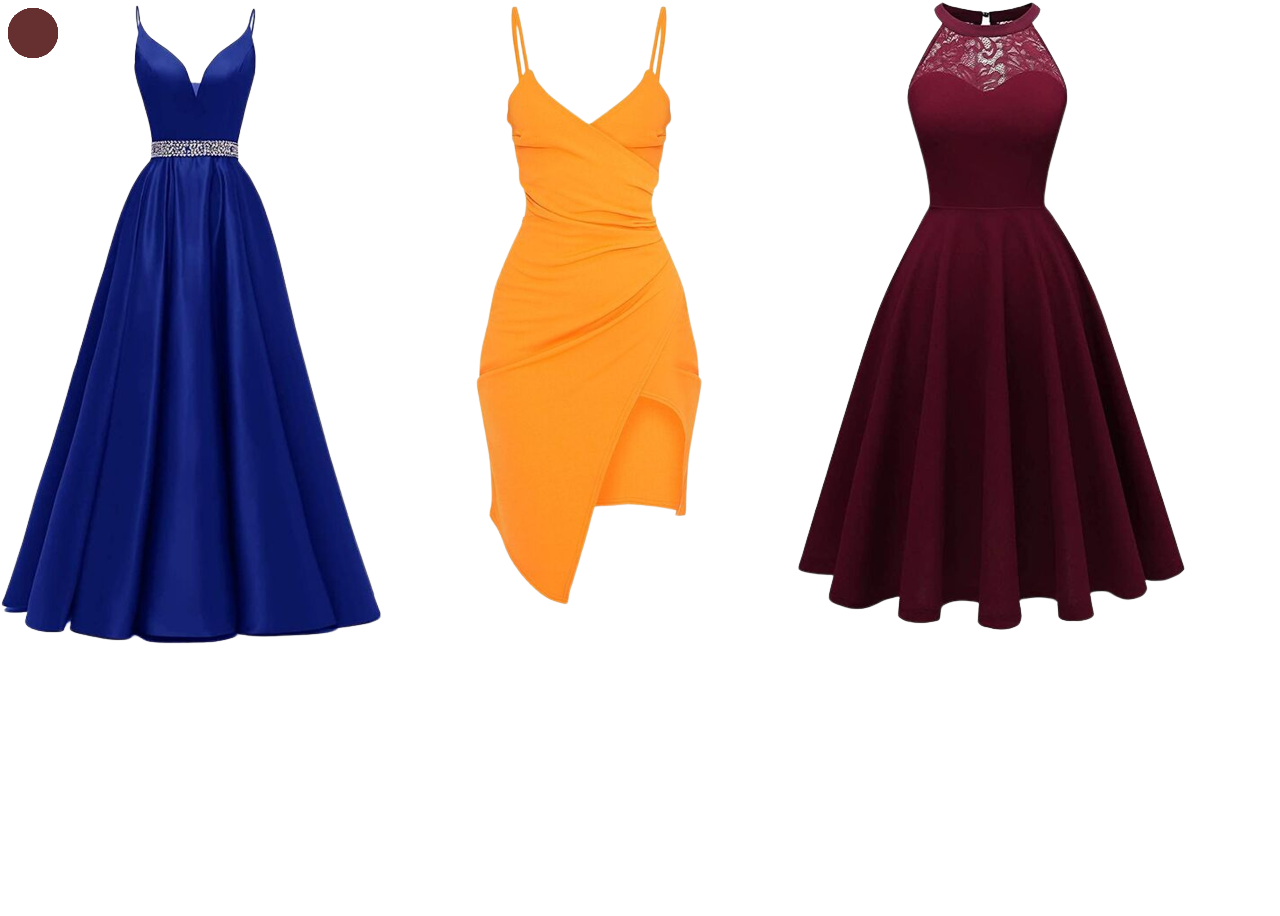
<file: index.html>
<!DOCTYPE html>
<html lang="en">
<head>
    <meta charset="UTF-8">
    <meta http-equiv="X-UA-Compatible" content="IE=edge">
    <meta name="viewport" content="width=device-width, initial-scale=1.0">
    <title>Document</title>
    <link rel="stylesheet" href="/style.css">
</head>
<body class="bb">
  <div class="background">
    

  <div class="img">
  <img class="image" src="/image/dress1-removebg-preview.png" alt="Rotating Image">
  <img class="image"src="/image/dress2-removebg-preview.png" alt="">
  <img class="image"src="/image/dress3-removebg-preview.png" alt="">
  
</div>
</div>


<div id="balloon-container">
  <div class="balloon"></div>
  <div class="balloon"></div>
  <div class="balloon"></div>
  <div class="balloon"></div>
  <div class="balloon"></div>
  <div class="balloon"></div>
  <!-- Add more balloon elements as needed -->
</div>



    <script src="/script.js"></script>
</body>
</html>
</file>
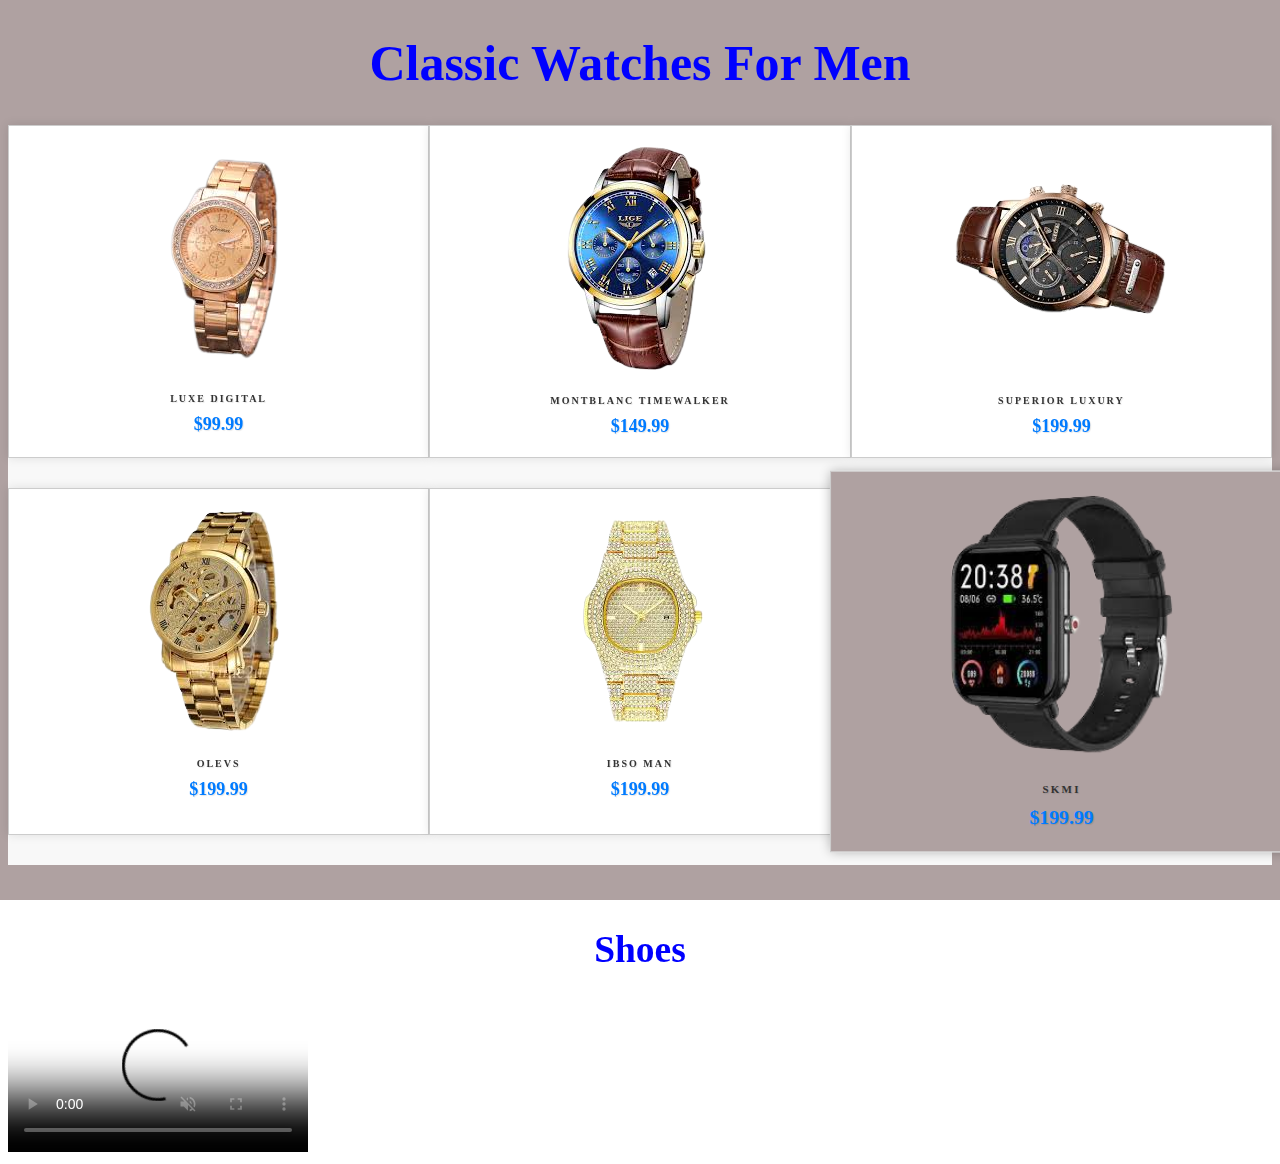
<file: dress.html>
<!DOCTYPE html>
<html lang="en">
<head>
    <meta charset="UTF-8">
    <meta http-equiv="X-UA-Compatible" content="IE=edge">
    <meta name="viewport" content="width=device-width, initial-scale=1.0">
    <title>Document</title>
    <link rel="stylesheet" href="/dress.css">
</head>
<body>


    <div class="watchtext">
        <h1>Classic Watches For Men</h1>
    </div>
    <div class="product-section">

  <div class="watch">
    <img src="/image/w1.png" class="rotating-watch">
    <h3>Luxe Digital</h3>
    <p>$99.99</p>
    <div id="led-container"></div>

  </div>
  <div class="watch">
    <img src="/image/w2.png" class="rotating-watch">
    <h3>MontBlanc Timewalker</h3>
    <p>$149.99</p>
    <div id="led-container"></div>

  </div>
  <div class="watch">
    <img src="/image/w3.png" class="rotating-watch">
    <h3>Superior Luxury</h3>
    <p>$199.99</p>
    <div id="led-container"></div>

  </div>
  <div class="watch">
    <img src="/image/w4.png" class="rotating-watch">
    <h3>OLEVS</h3>
    <p>$199.99</p>
    <div id="led-container"></div>

  </div>
  <div class="watch">
    <img src="/image/w5.png" class="rotating-watch">
    <h3>IBSO Man</h3>
    <p>$199.99</p>
    <div id="led-container"></div>

  </div>
  <div class="watch">
    <img src="/image/w6.png" class="rotating-watch">
    <h3>Skmi</h3>
    <p>$199.99</p>
    <div id="led-container"></div>

  </div>
</div>

<!-- video -->
 <div id="__ZONE__aside" class="watchtext">
      <h2>Shoes</h2> 
</div>
 <video
  src="https://fiverr-res.cloudinary.com/video/upload/t_fiverr_hd/d5ofkmhjhigng6ajrbtb" 
poster="https://fiverr-res.cloudinary.com/videos/so_9.055782,t_main1,q_auto,f_auto/d5ofkmhjhigng6ajrbtb
  /design-3d-shoe-model-shoe-modeling-shoe-animation-and-fashion-animation.png" controls="" controlslist="nodownload" 
 style="transition: all 0s ease 0s;"   id="my-video" src="video.mp4" autoplay loop muted></video>

                                                                                                                                     




       
      <script src="/script.js"></script>
</body>
</html>
</file>
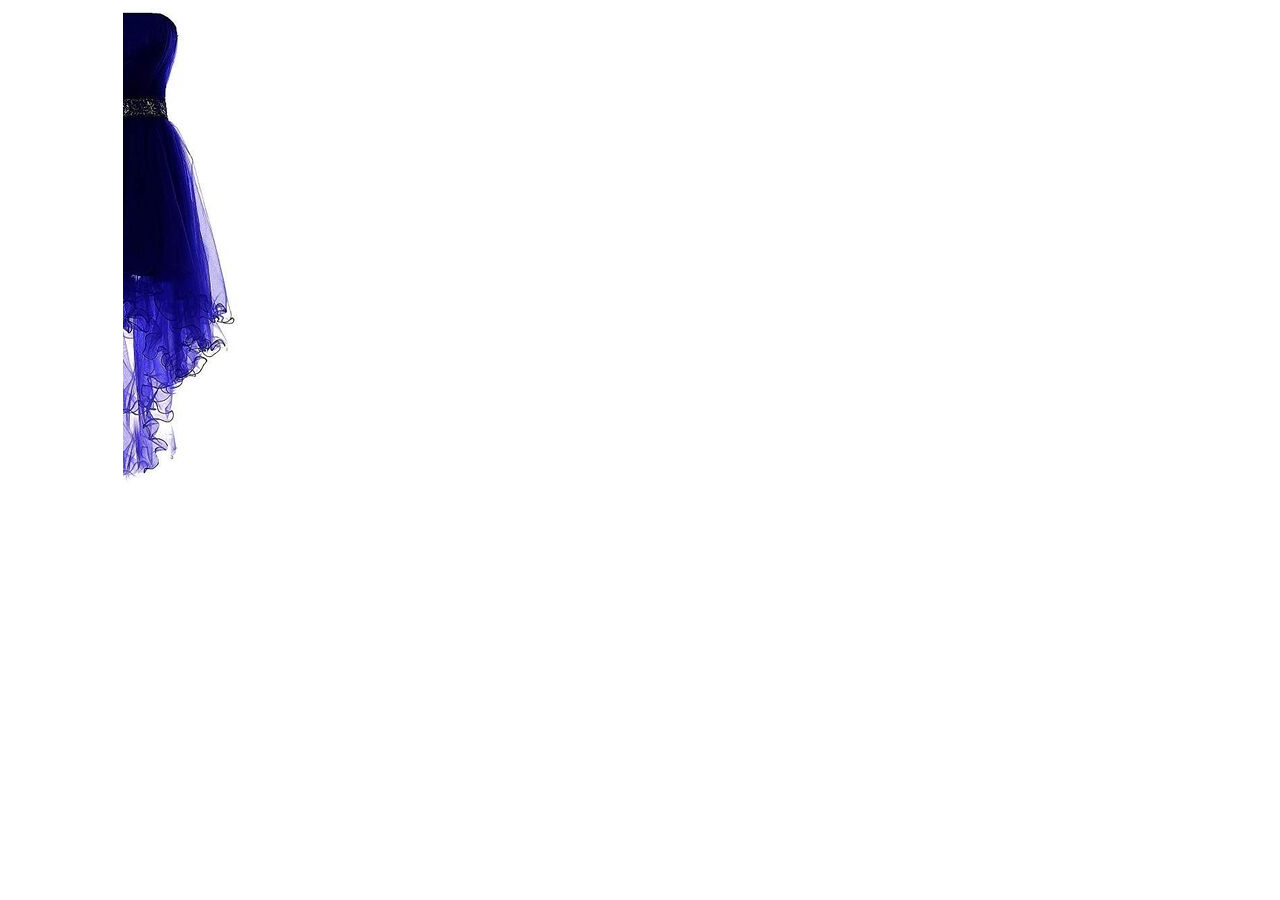
<file: im.html>
<!DOCTYPE html>
<html lang="en">
<head>
    <meta charset="UTF-8">
    <meta http-equiv="X-UA-Compatible" content="IE=edge">
    <meta name="viewport" content="width=device-width, initial-scale=1.0">
    <title>Document</title>
    <link rel="stylesheet" href="/dress.css">
</head>
<body>
    <div class="image-container">
        <img src="/image/dress5.jpg" alt="Image" class="image">
        <div class="split-image">
          <div class="left-half"></div>
          <div class="right-half"></div>
        </div>
      </div>
      
      
</body>
</html>
</file>
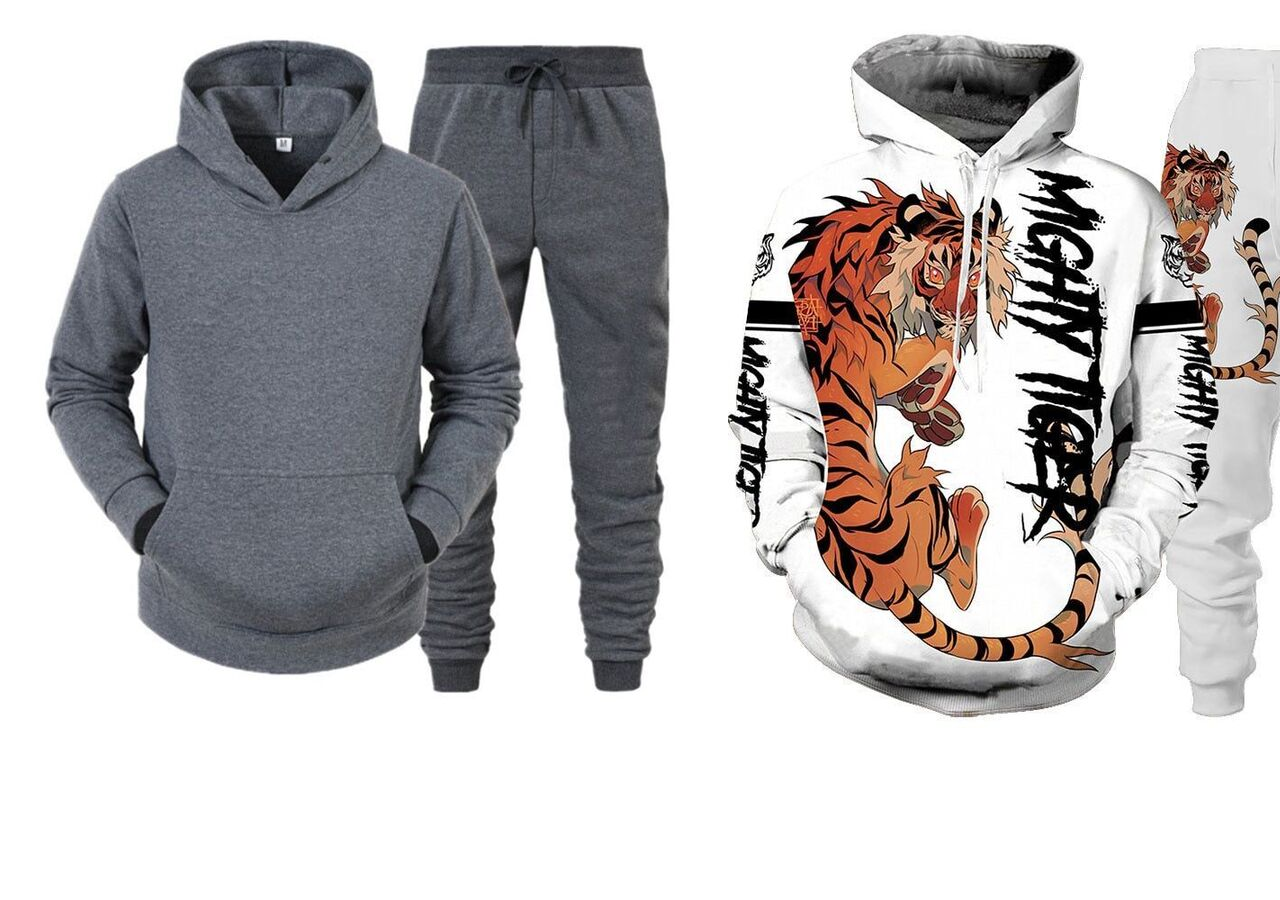
<file: mens.html>
<!DOCTYPE html>
<html lang="en">
<head>
    <meta charset="UTF-8">
    <meta http-equiv="X-UA-Compatible" content="IE=edge">
    <meta name="viewport" content="width=device-width, initial-scale=1.0">
    <title>Document</title>
    <link rel="stylesheet" href="/dress.css">
</head>
<body>
    <div class="image-container">
      
      
    <div class="zoom">
        <img class="image" src="/image/men1.jpg" alt="Image">
        <img  class="image" src="/image/men7.jpg" alt="">

        <img  class="image"src="/image/men4.jpg" alt="">
        <img  class="image"src="/image/men5.jpg" alt="">
        <img  class="image"src="/image/men2.jpg" alt="">
        <img  class="image"src="/image/men3.jpg" alt="">
        
        <img  class="image"src="/image/men6.jpg" alt="">
       
        <img src="/image/men8.jpg" alt="">
      </div>
    </div>
      

      <script src="/script.js"></script>
</body>
</html>
</file>
<file: style.css>
/* .image {
  animation: rotate-animation 4s linear infinite;
}

@keyframes rotate-animation {
  from {
    transform: rotateY(0deg);
  }
  to {
    transform: rotateY(360deg);
  }
} */

.img{
  display: flex;
 
}
.image {
  animation: rotate-animation 2s linear infinite;
  /* background: linear-gradient(90deg, rgba(255, 255, 255, 0.8) 0%, rgba(255, 255, 255, 0.4) 50%, rgba(255, 255, 255, 0.8) 100%); */
  background-size: 100% 100%;
  background-position: 0% 50%;
  transition: background-position 0.5s ease-in-out;
  height: 40%;
}

.image:hover {
  background-position: 100% 50%;
}

@keyframes rotate-animation {
  from {
    transform: rotateY(0deg);
  }
  to {
    transform: rotateY(360deg);
  }
}

.background {
  position: absolute;
  top: 0;
  left: 0;
  width: 100%;
  height: 100%;
  animation: shine-animation 2s ease-in-out infinite;
  background: linear-gradient white
  /* (25deg, rgba(9, 9, 179, 0.6), rgba(80, 46, 6, 0.3), rgba(45, 54, 2, 0.6), rgba(61, 34, 3, 0.3), rgba(10, 59, 16, 0.3), rgba(20, 15, 13, 0.3)); */
  background-size: 400% 400%;
}

@keyframes shine-animation {
  0% {
    background-position: 0% 50%;
  }
  50% {
    background-position: 100% 50%;
  }
  100% {
    background-position: 0% 50%;
  }
}


/* baloon */

#balloon-container {
  position: relative;
  width: 100%;
  height: 100vh;
  /* background-color: #000000; */
}

.balloon {
  position: absolute;
  width: 50px;
  height: 50px;
  background-color: #663030;
  border-radius: 50%;
  animation: balloon-drop 2s linear infinite;
}
@keyframes balloon-drop {
  0% {
    top: -100px;
    opacity: 1;
  }
  100% {
    top: 100%;
    opacity: 1;
    transform: translateX(calc((100vw - 40px) * (random() - 0.5)));
  }
}
</file>
<file: dress.css>
/* .image-container {
    animation: pulse 2s ease-in-out infinite;
    display: flex;
    margin-left: 30%;
    width: 40%;
    height: 30%;
  }
  
  @keyframes pulse {
    0% {
      transform: scale(1);
    }
    50% {
      transform: scale(1.2);
    }
    100% {
      transform: scale(1);
    }
  } */
  .person-container {
    position: relative;
    width: 200px;
    height: 400px;
    overflow: hidden;
  }
  
  .person-image {
    position: absolute;
    top: 0;
    left: 0;
    width: 100%;
    height: 100%;
    animation: walk-cycle 0.8s steps(8) infinite;
  }
  
  @keyframes walk-cycle {
    0% { background-position-x: 0; }
    100% { background-position-x: -1600px; }
  }
  
  
  /* watches */
  .product-section {
    display: flex;
    flex-wrap: wrap;
    justify-content: space-between;
    margin-bottom: 5%;
  }
  .watch {
    width: 30%;
    margin-bottom: 30px;
    border: 1px solid #ccc;
    padding: 20px;
    text-align: center;
    transition: transform 0.3s ease-in-out;
  }
  .watch:hover {
    transform: scale(1.1);
  }
  .rotating-watch {
    animation: rotate 2s linear infinite;
  }
  @keyframes rotate {
    from {
      transform: rotate(0deg);
    }
    to {
      transform: rotate(360deg);
    }
  }
  .product-section {
    background-color: #F8F8F8;
  }
  .watch {
    background-color: #fff;
    box-shadow: 0 0 10px rgba(0, 0, 0, 0.1);
  }
  .watch:hover {
    box-shadow: 0 0 10px rgba(0, 0, 0, 0.3);
  }
  .buy-button {
    background-color: #007BFF;
    color: #fff;
  }
  .buy-button:hover {
    background-color: #0062CC;
  }
  .watch h3 {
    font-size: 10px;
    font-weight: bold;
    text-transform: uppercase;
    letter-spacing: 2px;
    margin-top: 20px;
    margin-bottom: 10px;
    color: #333;
    text-shadow: 1px 1px 1px rgba(0, 0, 0, 0.1);
  }
  .watch p {
    font-size: 18px;
    font-weight: bold;
    color: #007BFF;
    margin: 0;
    text-shadow: 1px 1px 1px rgba(0, 0, 0, 0.1);
  }
  .watchtext{
    text-align: center;
    color: blue;
    font-size: 25px;
  }

  /* led */
  #led-container {
    position: fixed;
    top: 0;
    left: 0;
    width: 100%;
    height: 100%;
    z-index: -1;
    background-color: #afa1a1;
  }
  
  .led {
    position: absolute;
    width: 10px;
    height: 10px;
    border-radius: 50%;
    background-color: #ffffff;
    box-shadow: 0 0 10px #ffffff;
    animation: led-glow s ease-in-out infinite;
  }
  
  @keyframes led-glow {
    0%, 100% {
      opacity: 0.5;
    }
    50% {
      opacity: 1;
    }
  }
  
 
  /* Top */
  .zoom {
    overflow: hidden;
    display: flex;
  }
  
  .zoom img {
    transition: transform 1s ease-out;
  }
  
  .zoom:hover img {
    transform: scale(0.6);
  }
  
  .image-container {
    position: relative;
    display: inline-block;
    overflow: hidden;

   

  }
  
  .image-hover {
    position: absolute;
    top: 0;
    left: 0;
    opacity: 0;
    transition: opacity 0.3s ease;
  }
  
  .image-container:hover .image-hover {
    opacity: 1;
  }
  .image {
    transition: transform 0.3s ease;
  }
  
  @keyframes slideAnimation {
    0% {
      transform: translateX(0);
    }
    100% {
      transform: translateX(-100%);
    }
  }
  
  .image-container:hover .image {
    animation: slideAnimation 4s linear infinite;
   


  }  
  
 
  /* cut */
  .image-container {
    position: relative;
    display: inline-block;
    overflow: hidden;
  }
  
  .image {
    transition: opacity 0.5s ease;
  }
  
  .split-image {
    position: absolute;
    top: 0;
    left: 0;
    width: 100%;
    height: 100%;
    overflow: hidden;
  }
  
  .left-half,
  .right-half {
    position: absolute;
    top: 0;
    height: 100%;
    width: 50%;
    transition: transform 0.5s ease, opacity 0.5s ease;
  }
  
  .left-half {
    background-color: black;
    transform-origin: right center;
  }
  
  .right-half {
    background-color: white;
    transform-origin: left center;
  }
  
  .image-container:hover .image {
    opacity: 0;
  }
  
  .image-container:hover .left-half {
    transform: translateX(-100%);
  }
  
  .image-container:hover .right-half {
    transform: translateX(100%);
  }
</file>
